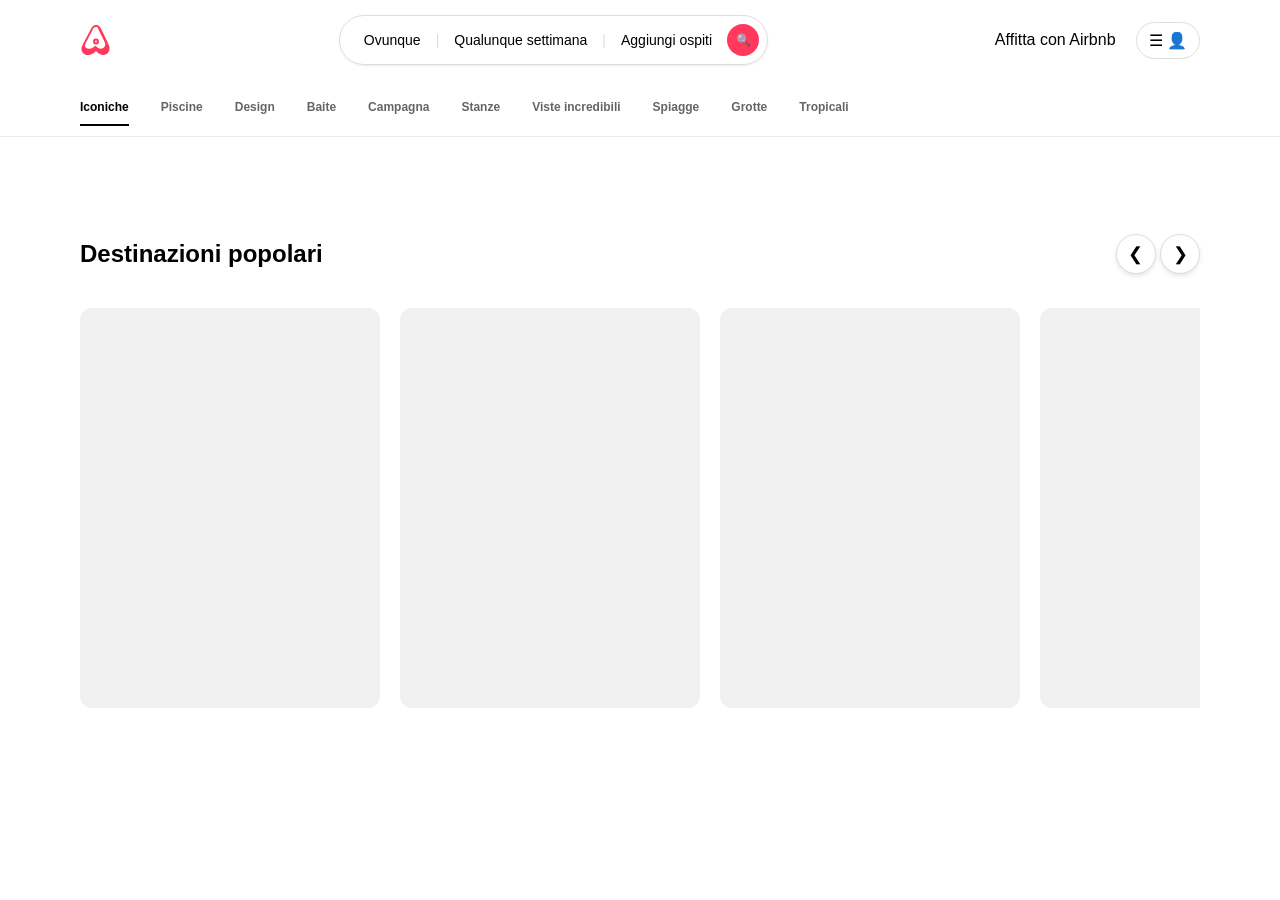
<file: Esame FE/airbb/index.html>
<!DOCTYPE html>
<html lang="it">
<head>
    <meta charset="UTF-8">
    <meta name="viewport" content="width=device-width, initial-scale=1.0">
    <title>Airbnb Replica - Full Layout</title>
    <link rel="stylesheet" href="style.css">
</head>
<body>

<header class="main-header">
    <div class="navbar-top">
        <div class="logo">
            <svg viewBox="0 0 32 32" xmlns="http://www.w3.org/2000/svg" style="display:block;fill:#FF385C;height:32px;width:32px;"><path d="M16 1c2.008 0 3.463.963 4.751 3.269l.533 1.025c1.954 3.83 6.114 12.54 7.1 14.836l.145.353c.667 1.591.91 2.472.96 3.396l.01.415.001.228c0 4.062-2.877 6.478-6.357 6.478-2.224 0-4.556-1.258-6.709-3.386l-.257-.26-.172-.179h-.011l-.176.185c-2.044 2.1-4.392 3.42-6.72 3.636l-.261.015-.231.008-1.223-.003c-3.153-.13-5.738-2.711-5.868-5.832l-.003-.19-.004-.265c0-1.13.252-2.097.944-3.513l.146-.289c1.558-3.05 4.864-9.352 7.156-13.674l.527-1.013C12.51 1.95 13.973 1 16 1zm0 2.1c-1.298 0-2.254.662-3.336 2.593l-.407.785-1.42 2.731c-1.393 2.682-3.39 6.541-5.187 10.057l-.37 1.157a4.912 4.912 0 0 0-.154.918l-.005.143c-.001.373.02.661.07.91l.019.083c.27 1.01 1.042 1.782 2.052 2.052l.144.03c.28.05.614.072 1.006.072h1.222c1.78 0 3.67-.991 5.37-2.618l.317-.312.317.312c1.7 1.627 3.59 2.618 5.37 2.618 2.29 0 4.157-1.583 4.253-3.83l.004-.32v-.122c0-.52-.108-1.071-.43-1.84l-.133-.301c-.131-.295-.316-.708-.553-1.233-.827-1.83-4.143-8.62-5.952-12.26l-.417-.841C18.254 3.762 17.298 3.1 16 3.1zM16 14.5a3 3 0 1 1 0 6 3 3 0 0 1 0-6zm0 2.1a.9.9 0 1 0 0 1.8.9.9 0 0 0 0-1.8z"></path></svg>
        </div>
        <div class="search-bar">
            <span>Ovunque</span>
            <span class="separator">|</span>
            <span>Qualunque settimana</span>
            <span class="separator">|</span>
            <span class="add-guests">Aggiungi ospiti</span>
            <div class="search-icon">🔍</div>
        </div>
        <div class="user-menu">
            <span>Affitta con Airbnb</span>
            <div class="profile-box">☰ 👤</div>
        </div>
    </div>

    <div class="categories-wrapper">
        <div class="categories-scroll">
            <div class="category-item active"><span>Iconiche</span></div>
            <div class="category-item"><span>Piscine</span></div>
            <div class="category-item"><span>Design</span></div>
            <div class="category-item"><span>Baite</span></div>
            <div class="category-item"><span>Campagna</span></div>
            <div class="category-item"><span>Stanze</span></div>
            <div class="category-item"><span>Viste incredibili</span></div>
            <div class="category-item"><span>Spiagge</span></div>
            <div class="category-item"><span>Grotte</span></div>
            <div class="category-item"><span>Tropicali</span></div>
        </div>
    </div>
</header>

<main class="content-placeholder">
    <div class="slider-header">
        <h2>Destinazioni popolari</h2>
        <div class="slider-controls">
            <button onclick="document.querySelector('.grid-content').scrollBy({left: -400, behavior: 'smooth'})">❮</button>
            <button onclick="document.querySelector('.grid-content').scrollBy({left: 400, behavior: 'smooth'})">❯</button>
        </div>
    </div>
    
    <div class="grid-content">
        <div class="dummy-card"></div>
        <div class="dummy-card"></div>
        <div class="dummy-card"></div>
        <div class="dummy-card"></div>
        <div class="dummy-card"></div>
        <div class="dummy-card"></div>
        <div class="dummy-card"></div>
        <div class="dummy-card"></div>
    </div>
</main>

</body>
</html>
</file>
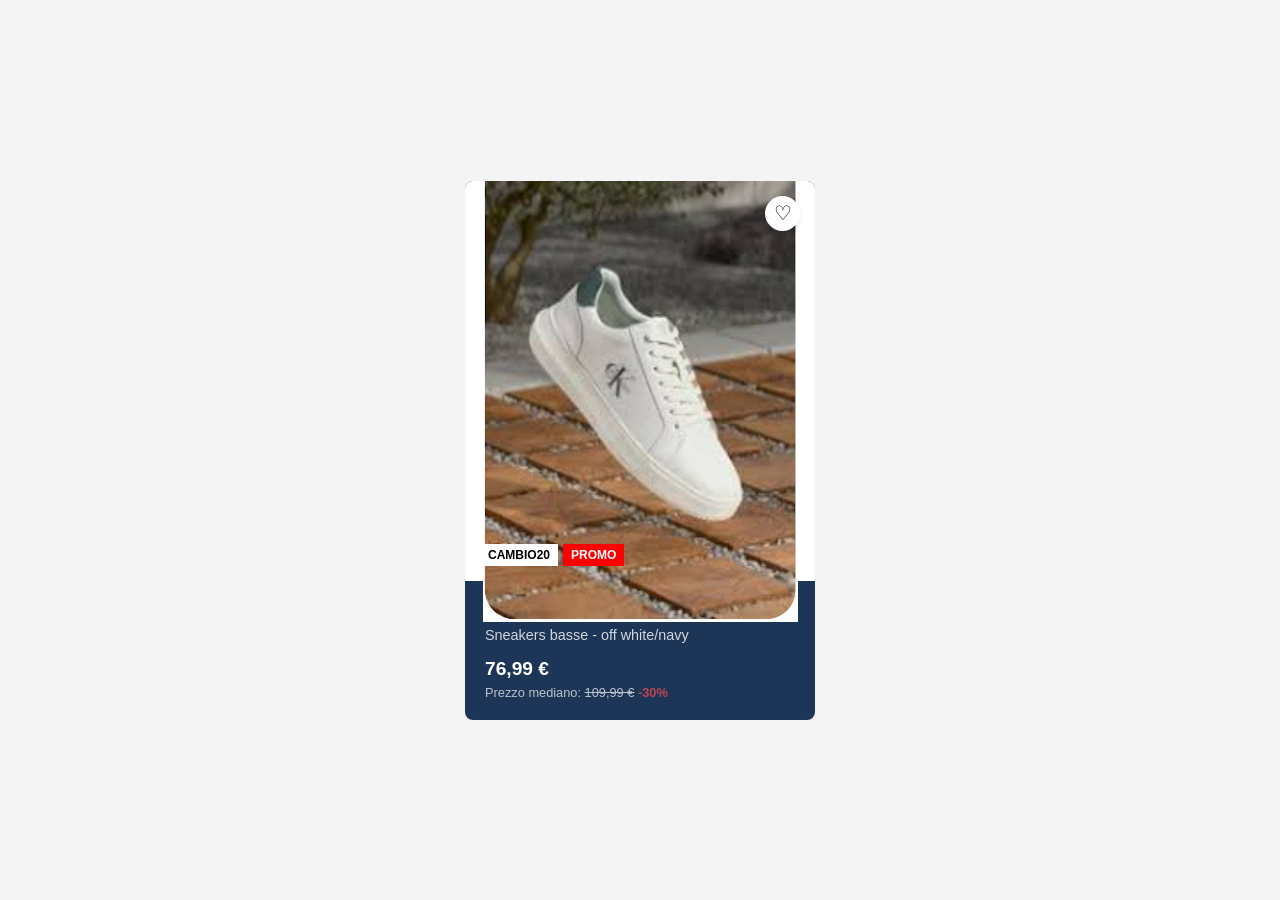
<file: Esame FE/card e-commerce/index.html>
<!DOCTYPE html>
<html lang="en">
<head>
    <meta charset="UTF-8">
    <meta name="viewport" content="width=device-width, initial-scale=1.0">
    <title>Document</title>
    <link rel="stylesheet" href="style.css">

</head>
<body>
    <div class="card-container">
    <div class="card">
        <div class="image-section">
            <img src="assets/img/image.png" alt="Sneakers" class="product-img">
            <div class="heart-icon">♡</div>
            <div class="badges">
                <span class="badge white">CAMBIO20</span>
                <span class="badge red">Promo</span>
            </div>
        </div>

        <div class="info-section">
            <h1 class="brand">Calvin Klein</h1>
            <p class="model">Sneakers basse - off white/navy</p>
            <div class="price-container">
                <h2 class="current-price">76,99 €</h2>
                <p class="old-price">Prezzo mediano: <del>109,99 €</del> <span class="discount">-30%</span></p>
            </div>
        </div>
    </div>
</div>
</body>
</html>
</file>
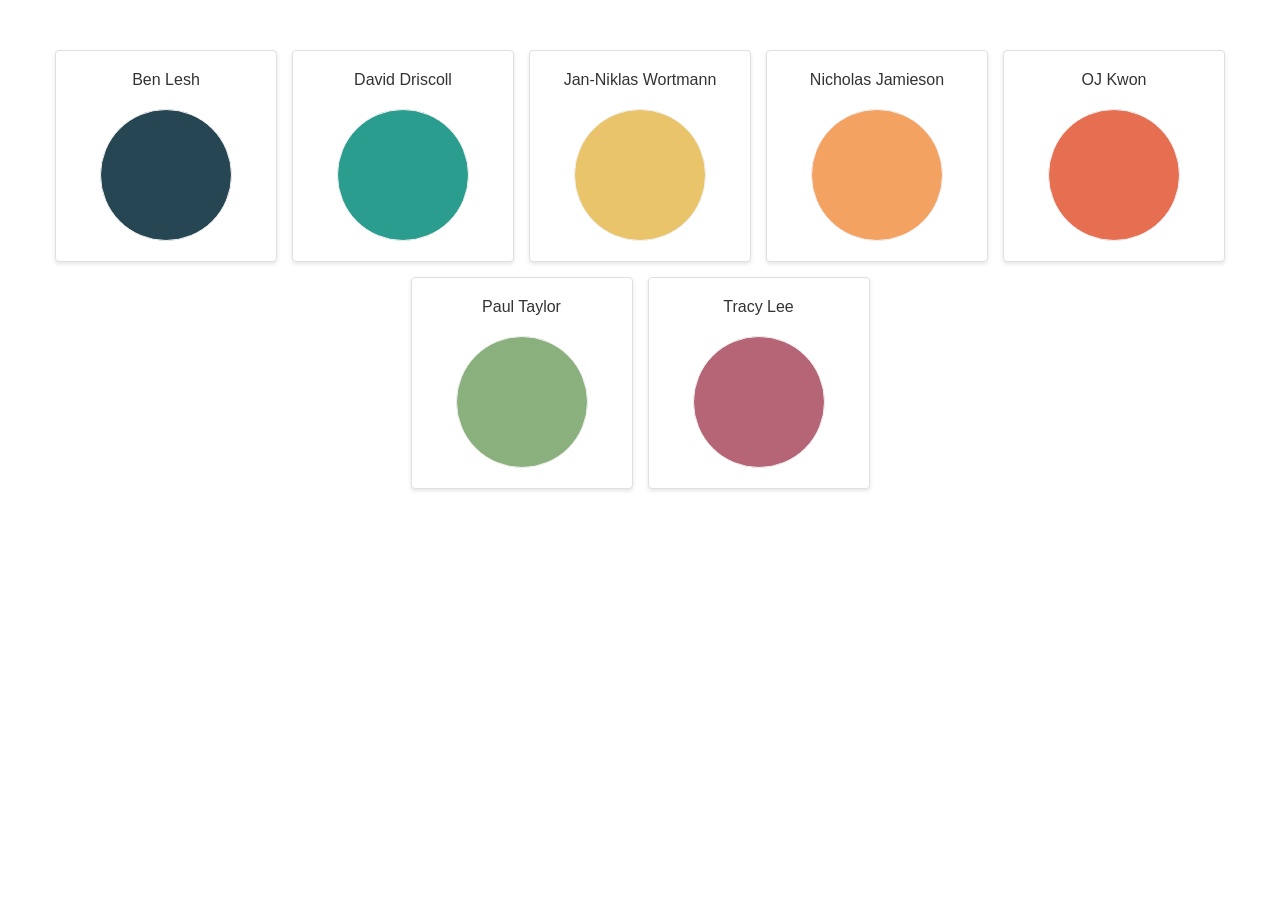
<file: Esame FE/pagina del Team di Rxjs/index.html>
<!DOCTYPE html>
<html lang="it">
<head>
    <meta charset="UTF-8">
    <meta name="viewport" content="width=device-width, initial-scale=1.0">
    <title>RxJS Team Layout</title>
    <link rel="stylesheet" href="style.css">
</head>
<body>

<section class="team-section">
    <div class="team-grid">
        <div class="team-card">
            <p class="name">Ben Lesh</p>
            <div class="avatar" style="background-color: #264653;"></div>
        </div>
        <div class="team-card">
            <p class="name">David Driscoll</p>
            <div class="avatar" style="background-color: #2a9d8f;"></div>
        </div>
        <div class="team-card">
            <p class="name">Jan-Niklas Wortmann</p>
            <div class="avatar" style="background-color: #e9c46a;"></div>
        </div>
        <div class="team-card">
            <p class="name">Nicholas Jamieson</p>
            <div class="avatar" style="background-color: #f4a261;"></div>
        </div>
        <div class="team-card">
            <p class="name">OJ Kwon</p>
            <div class="avatar" style="background-color: #e76f51;"></div>
        </div>
        <div class="team-card">
            <p class="name">Paul Taylor</p>
            <div class="avatar" style="background-color: #8ab17d;"></div>
        </div>
        <div class="team-card">
            <p class="name">Tracy Lee</p>
            <div class="avatar" style="background-color: #b56576;"></div>
        </div>
    </div>
</section>

</body>
</html>
</file>
<file: Esame FE/airbb/style.css>
* {
    box-sizing: border-box;
}

body {
    margin: 0;
    font-family: Arial, sans-serif;
    background-color: #fff;
}

.main-header {
    position: fixed;
    top: 0;
    left: 0;
    right: 0;
    background: #fff;
    z-index: 1000;
    border-bottom: 1px solid #ebebeb;
}

.navbar-top {
    display: flex;
    justify-content: space-between;
    align-items: center;
    padding: 15px 80px;
    height: 80px;
}

.search-bar {
    display: flex;
    align-items: center;
    padding: 8px 8px 8px 24px;
    border: 1px solid #ddd;
    border-radius: 40px;
    box-shadow: 0 1px 2px rgba(0,0,0,0.08);
    font-size: 14px;
    font-weight: 500;
    cursor: pointer;
}

.separator {
    color: #ddd;
    margin: 0 15px;
}

.search-icon {
    background: #FF385C;
    color: white;
    border-radius: 50%;
    width: 32px;
    height: 32px;
    display: flex;
    align-items: center;
    justify-content: center;
    margin-left: 15px;
    font-size: 12px;
}

.user-menu {
    display: flex;
    align-items: center;
    gap: 20px;
}

.profile-box {
    padding: 8px 12px;
    border: 1px solid #ddd;
    border-radius: 30px;
}

.categories-wrapper {
    padding: 10px 80px;
}

.categories-scroll {
    display: flex;
    overflow-x: auto;
    gap: 32px;
    scrollbar-width: none;
}

.categories-scroll::-webkit-scrollbar {
    display: none;
}

.category-item {
    padding: 10px 0;
    opacity: 0.6;
    cursor: pointer;
    white-space: nowrap;
    border-bottom: 2px solid transparent;
    font-size: 12px;
    font-weight: 600;
}

.category-item.active {
    opacity: 1;
    border-bottom: 2px solid #000;
}

/* SLIDER CONTENUTI */
.content-placeholder {
    margin-top: 200px;
    padding: 20px 80px;
}

.slider-header {
    display: flex;
    justify-content: space-between;
    align-items: center;
    margin-bottom: 20px;
}

.slider-controls button {
    background: white;
    border: 1px solid #ddd;
    border-radius: 50%;
    width: 40px;
    height: 40px;
    cursor: pointer;
    box-shadow: 0 2px 4px rgba(0,0,0,0.1);
    font-size: 18px;
    transition: 0.2s;
}

.slider-controls button:hover {
    box-shadow: 0 4px 8px rgba(0,0,0,0.15);
    transform: scale(1.05);
}

.grid-content {
    display: flex;
    overflow-x: auto;
    gap: 20px;
    scroll-behavior: smooth;
    scrollbar-width: none;
    padding-bottom: 20px;
}

.grid-content::-webkit-scrollbar {
    display: none;
}

.dummy-card {
    flex: 0 0 300px; /* Non si restringe e ha larghezza fissa */
    height: 400px;
    background: #f0f0f0;
    border-radius: 12px;
}

@media (max-width: 768px) {
    .navbar-top, .categories-wrapper, .content-placeholder {
        padding: 10px 20px;
    }
    .user-menu, .logo { display: none; }
}
</file>
<file: Esame FE/card e-commerce/style.css>
/* Reset di base */
* {
    margin: 0;
    padding: 0;
    box-sizing: border-box;
    font-family: 'Segoe UI', Tahoma, Geneva, Verdana, sans-serif;
}

body {
    background-color: #f4f4f4;
    display: flex;
    justify-content: center;
    align-items: center;
    height: 100vh;
}

.card {
    width: 350px; 
    background-color: #1d3557; 
    border-radius: 8px; 
    overflow: hidden; 
    display: flex;
    flex-direction: column; 
}
.img {
    width: 100%;            /* L'immagine si adatta alla larghezza della card */
    height: 250px;          /* Definisci un'altezza fissa per uniformità */
    object-fit: cover;      /* Taglia l'immagine senza deformarla per riempire lo spazio */
    display: block;         /* Elimina spazi vuoti indesiderati sotto l'immagine */
    border-bottom: 2px solid #222; /* Opzionale: separa l'immagine dal testo scuro */
}
/* Sezione Immagine */
.image-section {
    position: relative;
    background-color: #fff;
    height: 400px;
    display: flex;
    justify-content: center;
    align-items: center;
}

.product-img {
    max-width: 90%;
    height: auto;
    object-fit: contain;
}

/* Badge e Icone sovrapposte */
.heart-icon {
    position: absolute;
    top: 15px;
    right: 15px;
    background: white;
    width: 35px;
    height: 35px;
    border-radius: 50%;
    display: flex;
    align-items: center;
    justify-content: center;
    cursor: pointer;
    font-size: 20px;
    box-shadow: 0 2px 5px rgba(0,0,0,0.1);
}

.badges {
    position: absolute;
    bottom: 15px;
    left: 15px;
    display: flex;
    gap: 5px;
}

.badge {
    padding: 4px 8px;
    font-size: 12px;
    font-weight: bold;
    text-transform: uppercase;
}

.badge.white { background: white; color: black; }
.badge.red { background: red; color: white; }

/* Sezione Testi (Sfondo Blu) */
.info-section {
    padding: 20px;
    color: white;
}

.brand {
    font-size: 1.1rem;
    font-weight: bold;
    margin-bottom: 5px;
}

.model {
    font-size: 0.9rem;
    opacity: 0.8;
    margin-bottom: 15px;
}

.current-price {
    font-size: 1.2rem;
    margin-bottom: 5px;
}

.old-price {
    font-size: 0.8rem;
    opacity: 0.7;
}

.discount {
    color: #ff4d4d; /* Rosso per lo sconto */
    font-weight: bold;
}
</file>
<file: Esame FE/pagina del Team di Rxjs/style.css>
body {
    margin: 0;
    padding: 50px 20px;
    font-family: Arial, sans-serif;
    background-color: #ffffff;
}

.team-grid {
    display: flex;
    flex-wrap: wrap;
    justify-content: center;
    gap: 15px;
    max-width: 1200px;
    margin: 0 auto;
}

.team-card {
    background: white;
    border: 1px solid #e0e0e0;
    border-radius: 4px;
    box-shadow: 0 2px 4px rgba(0,0,0,0.1);
    padding: 20px;
    width: 180px;
    display: flex;
    flex-direction: column;
    align-items: center;
    transition: box-shadow 0.2s;
}

.team-card:hover {
    box-shadow: 0 4px 8px rgba(0,0,0,0.15);
}

.name {
    font-size: 16px;
    margin: 0 0 20px 0;
    color: #333;
    text-align: center;
}

.avatar {
    width: 130px;
    height: 130px;
    border-radius: 50%;
    border: 1px solid #f0f0f0;
}

@media (max-width: 480px) {
    .team-card {
        width: 140px;
        padding: 15px;
    }
    .avatar {
        width: 100px;
        height: 100px;
    }
}
</file>
